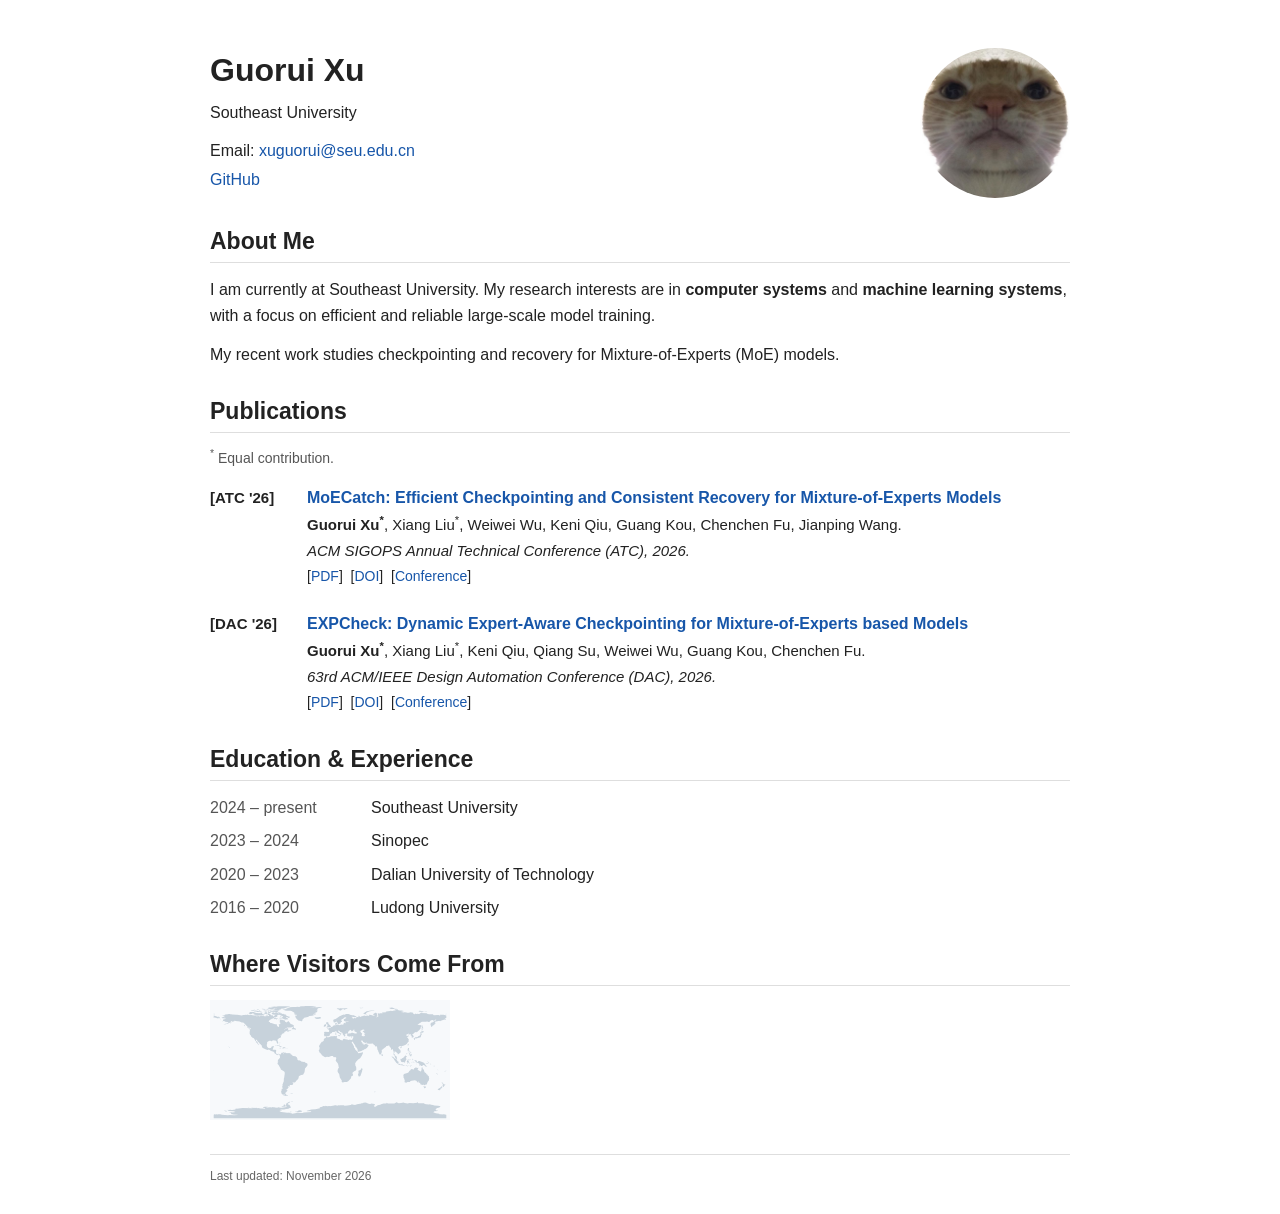
<file: index.html>
﻿<!doctype html>
<html lang="en">
<head>
  <meta charset="utf-8">
  <meta name="viewport" content="width=device-width, initial-scale=1">
  <meta name="theme-color" content="#ffffff">
  <title>Guorui Xu</title>
  <meta name="description" content="Guorui Xu at Southeast University. Computer systems and machine learning systems research, with a focus on checkpointing and recovery.">
  <meta name="author" content="Guorui Xu">
  <link rel="canonical" href="https://ruiruiq.github.io/">
  <link rel="icon" href="assets/favicon.svg" type="image/svg+xml">
  <link rel="stylesheet" href="assets/site.css">
  <script defer src="assets/visitor-map.js"></script>
  <meta property="og:type" content="website">
  <meta property="og:title" content="Guorui Xu">
  <meta property="og:description" content="Southeast University · Computer Systems / Machine Learning Systems">
  <meta property="og:url" content="https://ruiruiq.github.io/">
  <meta name="twitter:card" content="summary">
</head>
<body>
  <a class="skip-link" href="#main">Skip to content</a>
  <main id="main" class="homepage">
    <header class="profile" id="about">
      <div class="profile-info">
        <h1>Guorui Xu</h1>
        <p class="affiliation">Southeast University</p>
        <p class="contact">Email: <a href="mailto:xuguorui@seu.edu.cn">xuguorui@seu.edu.cn</a><br>
          <a href="https://github.com/ruiruiq">GitHub</a>
        </p>
      </div>
      <img class="profile-avatar" src="assets/shushu-cat.jpg" alt="Shushu cat (Swag Cat) avatar" width="150" height="150" decoding="async">
    </header>

    <section class="about" aria-labelledby="about-heading">
      <h2 id="about-heading">About Me</h2>
      <p>I am currently at Southeast University. My research interests are in <strong>computer systems</strong> and <strong>machine learning systems</strong>, with a focus on efficient and reliable large-scale model training.</p>
      <p>My recent work studies checkpointing and recovery for Mixture-of-Experts (MoE) models.</p>
    </section>

    <section id="publications" aria-labelledby="publications-heading">
      <h2 id="publications-heading">Publications</h2>
      <p class="publication-note"><sup>*</sup> Equal contribution.</p>
      <ol class="publication-list" reversed>
        <li class="publication">
          <span class="publication-label">[ATC '26]</span>
          <div class="publication-entry">
            <h3><a href="https://doi.org/10.1145/3828523.3857109">MoECatch: Efficient Checkpointing and Consistent Recovery for Mixture-of-Experts Models</a></h3>
            <p class="authors"><strong>Guorui Xu<sup>*</sup></strong>, Xiang Liu<sup>*</sup>, Weiwei Wu, Keni Qiu, Guang Kou, Chenchen Fu, Jianping Wang.</p>
            <p class="venue">ACM SIGOPS Annual Technical Conference (ATC), 2026.</p>
            <p class="paper-links">[<a href="papers/moecatch-atc-2026.pdf" aria-label="MoECatch PDF">PDF</a>] &nbsp;[<a href="https://doi.org/10.1145/3828523.3857109" aria-label="MoECatch DOI">DOI</a>] &nbsp;[<a href="https://atc.sigops.org/2026/accepted.html" aria-label="MoECatch conference listing">Conference</a>]</p>
          </div>
        </li>
        <li class="publication">
          <span class="publication-label">[DAC '26]</span>
          <div class="publication-entry">
            <h3><a href="https://doi.org/10.1145/3770743.3804160">EXPCheck: Dynamic Expert-Aware Checkpointing for Mixture-of-Experts based Models</a></h3>
            <p class="authors"><strong>Guorui Xu<sup>*</sup></strong>, Xiang Liu<sup>*</sup>, Keni Qiu, Qiang Su, Weiwei Wu, Guang Kou, Chenchen Fu.</p>
            <p class="venue">63rd ACM/IEEE Design Automation Conference (DAC), 2026.</p>
            <p class="paper-links">[<a href="papers/expcheck-dac-2026.pdf" aria-label="EXPCheck PDF">PDF</a>] &nbsp;[<a href="https://doi.org/10.1145/3770743.3804160" aria-label="EXPCheck DOI">DOI</a>] &nbsp;[<a href="https://63dac.conference-program.com/presentation/?id=RESEARCH1414&amp;sess=sess161" aria-label="EXPCheck conference listing">Conference</a>]</p>
          </div>
        </li>
      </ol>
    </section>

    <section id="experience" aria-labelledby="experience-heading">
      <h2 id="experience-heading">Education &amp; Experience</h2>
      <dl class="experience-list">
        <div><dt>2024 – present</dt><dd>Southeast University</dd></div>
        <div><dt>2023 – 2024</dt><dd>Sinopec</dd></div>
        <div><dt>2020 – 2023</dt><dd>Dalian University of Technology</dd></div>
        <div><dt>2016 – 2020</dt><dd>Ludong University</dd></div>
      </dl>
    </section>

    <section id="visitors" aria-labelledby="visitors-heading">
      <h2 id="visitors-heading">Where Visitors Come From</h2>
      <div id="visitor-map-canvas" class="visitor-map-canvas">
        <a class="visitor-map-preview" href="https://whos.amung.us/stats/maps/w5mpt36rh37h/" rel="noreferrer" aria-label="Open the visitor locations map">
          <img src="assets/visitor-world.svg" width="520" height="260" alt="">
        </a>
      </div>
    </section>

    <footer><p>Last updated: November 2026</p></footer>
  </main>
</body>
</html>
</file>
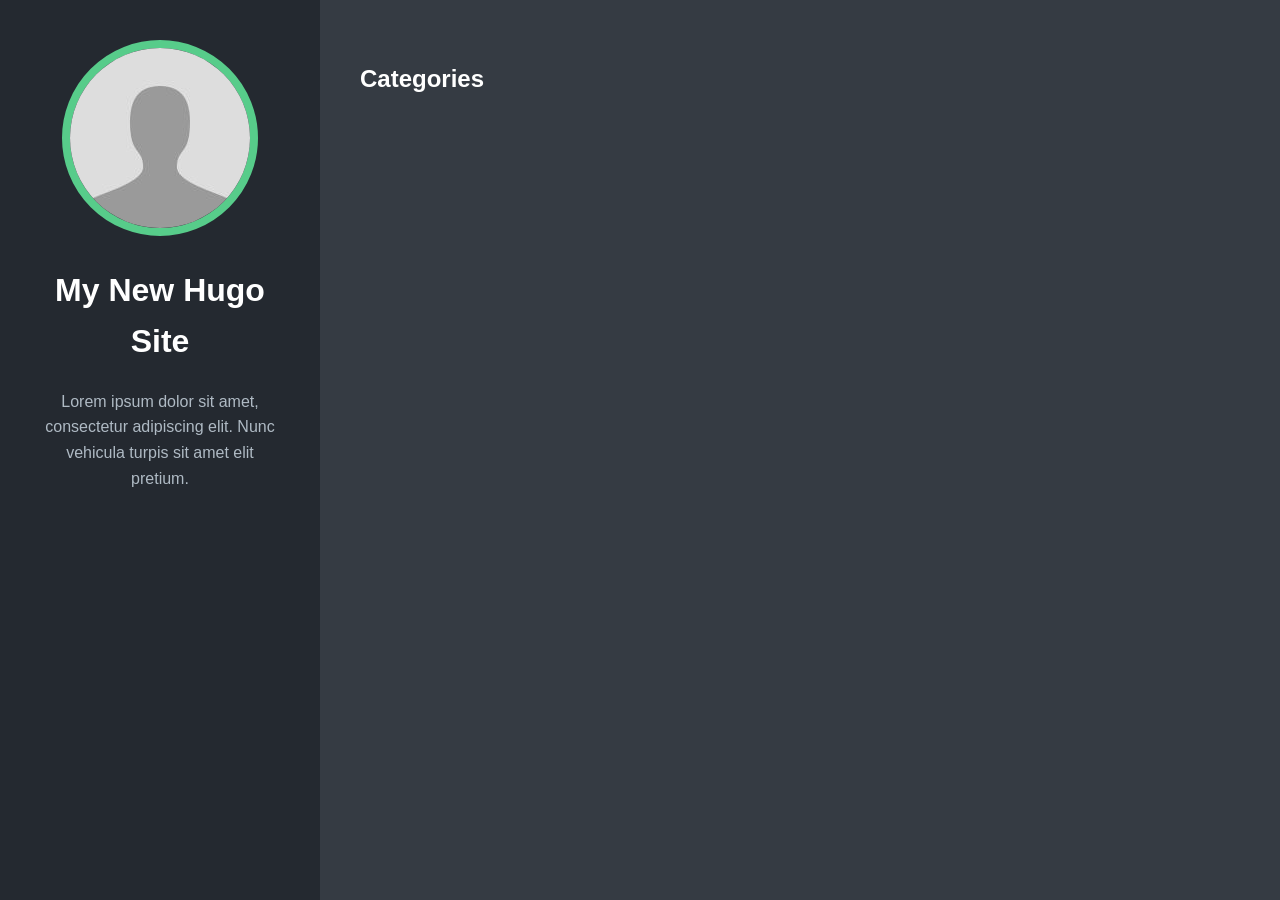
<file: categories/index.html>
<!doctype html>
<html lang="en-us">
  <head>
    <title>Categories // My New Hugo Site</title>
    <link rel="shortcut icon" href="/favicon.ico" />
    <meta charset="utf-8" />
    <meta name="generator" content="Hugo 0.89.4" />
    <meta name="viewport" content="width=device-width, initial-scale=1" />
    <meta name="author" content="John Doe" />
    <meta name="description" content="" />
    <link rel="stylesheet" href="https://ruiruiq.github.io/css/main.min.88e7083eff65effb7485b6e6f38d10afbec25093a6fac42d734ce9024d3defbd.css" />

    
    <meta name="twitter:card" content="summary"/>
<meta name="twitter:title" content="Categories"/>
<meta name="twitter:description" content=""/>

    <meta property="og:title" content="Categories" />
<meta property="og:description" content="" />
<meta property="og:type" content="website" />
<meta property="og:url" content="https://ruiruiq.github.io/categories/" />



  </head>
  <body>
    <header class="app-header">
      <a href="https://ruiruiq.github.io/"><img class="app-header-avatar" src="/avatar.jpg" alt="John Doe" /></a>
      <h1>My New Hugo Site</h1>
      <p>Lorem ipsum dolor sit amet, consectetur adipiscing elit. Nunc vehicula turpis sit amet elit pretium.</p>
    </header>
    <main class="app-container">
      
  <article>
    <h1>Categories</h1>
    <ul class="tags-list">
      
    </ul>
  </article>

    </main>
  </body>
</html>
</file>
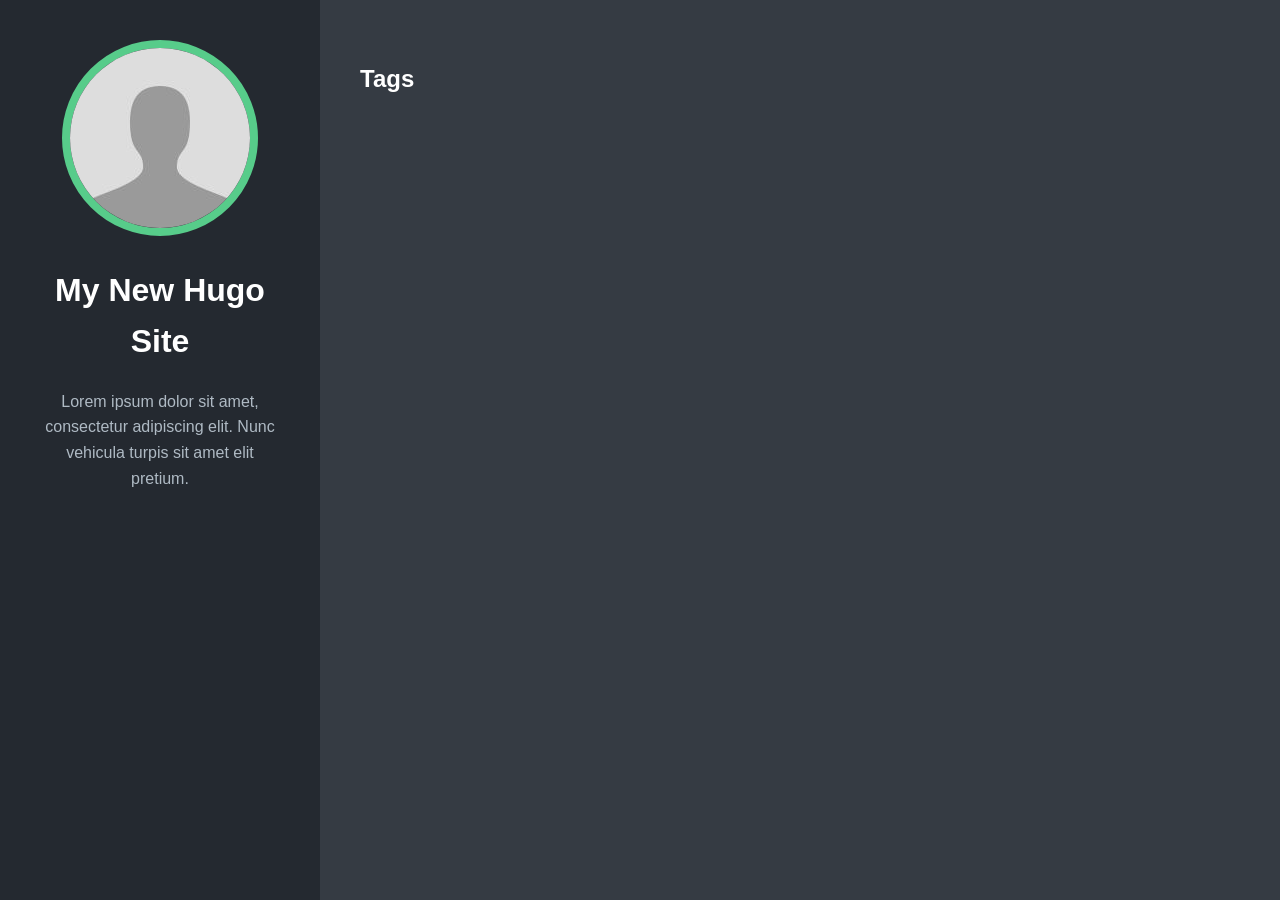
<file: tags/index.html>
<!doctype html>
<html lang="en-us">
  <head>
    <title>Tags // My New Hugo Site</title>
    <link rel="shortcut icon" href="/favicon.ico" />
    <meta charset="utf-8" />
    <meta name="generator" content="Hugo 0.89.4" />
    <meta name="viewport" content="width=device-width, initial-scale=1" />
    <meta name="author" content="John Doe" />
    <meta name="description" content="" />
    <link rel="stylesheet" href="https://ruiruiq.github.io/css/main.min.88e7083eff65effb7485b6e6f38d10afbec25093a6fac42d734ce9024d3defbd.css" />

    
    <meta name="twitter:card" content="summary"/>
<meta name="twitter:title" content="Tags"/>
<meta name="twitter:description" content=""/>

    <meta property="og:title" content="Tags" />
<meta property="og:description" content="" />
<meta property="og:type" content="website" />
<meta property="og:url" content="https://ruiruiq.github.io/tags/" />



  </head>
  <body>
    <header class="app-header">
      <a href="https://ruiruiq.github.io/"><img class="app-header-avatar" src="/avatar.jpg" alt="John Doe" /></a>
      <h1>My New Hugo Site</h1>
      <p>Lorem ipsum dolor sit amet, consectetur adipiscing elit. Nunc vehicula turpis sit amet elit pretium.</p>
    </header>
    <main class="app-container">
      
  <article>
    <h1>Tags</h1>
    <ul class="tags-list">
      
    </ul>
  </article>

    </main>
  </body>
</html>
</file>
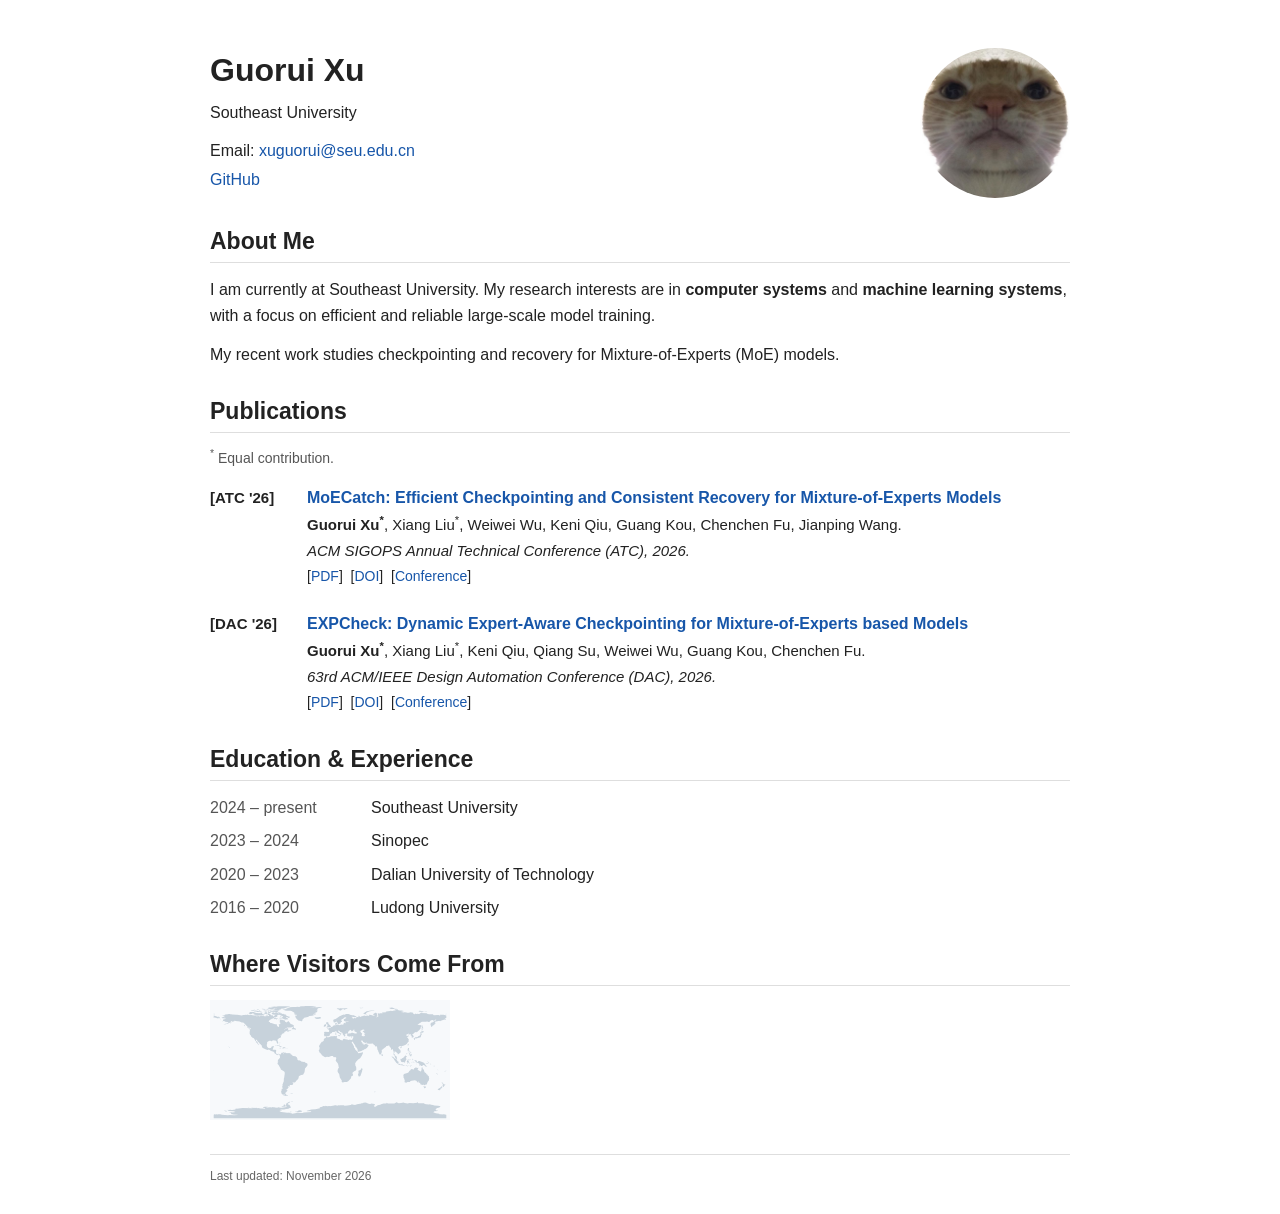
<file: page/1/index.html>
<!DOCTYPE html><html><head><title>https://ruiruiq.github.io/</title><link rel="canonical" href="https://ruiruiq.github.io/"/><meta name="robots" content="noindex"><meta charset="utf-8" /><meta http-equiv="refresh" content="0; url=https://ruiruiq.github.io/" /></head></html>
</file>
<file: assets/site.css>
﻿:root {
  color-scheme: light;
  --text: #222;
  --muted: #555;
  --link: #1756a9;
  --rule: #dedede;
}
* { box-sizing: border-box; }
html { scroll-padding-top: 20px; }
body { margin: 0; background: #fff; color: var(--text); font: 16px/1.6 Arial, Helvetica, sans-serif; }
a { color: var(--link); text-decoration: none; text-underline-offset: 3px; }
a:hover { text-decoration: underline; }
a:focus-visible { outline: 2px solid var(--link); outline-offset: 3px; }
p { margin: 0 0 12px; }
strong { font-weight: 700; }
sup { font-size: .75em; line-height: 0; }
.homepage { width: min(860px, calc(100% - 48px)); margin: 48px auto 28px; }
.skip-link { position: absolute; top: -60px; left: 16px; padding: 8px 12px; background: #fff; border: 1px solid var(--link); }
.skip-link:focus { top: 10px; }
.profile { display: flex; justify-content: space-between; align-items: center; gap: 36px; margin-bottom: 28px; }
.profile-info { min-width: 0; }
h1 { margin: 0 0 10px; font-size: 32px; line-height: 1.2; font-weight: 600; }
.affiliation { margin-bottom: 12px; }
.contact { margin: 0; line-height: 1.8; }
.profile-avatar { display: block; flex: 0 0 auto; width: 150px; height: 150px; object-fit: cover; border-radius: 50%; }
section { margin-top: 28px; }
h2 { font-size: 23px; line-height: 1.35; font-weight: 600; margin: 0 0 14px; padding-bottom: 5px; border-bottom: 1px solid var(--rule); }
.about p { line-height: 1.65; }
.publication-note { font-size: 14px; color: var(--muted); margin: 0 0 16px; }
.publication-list { list-style: none; padding: 0; margin: 0; }
.publication { display: grid; grid-template-columns: 83px minmax(0, 1fr); gap: 14px; margin-bottom: 22px; }
.publication:last-child { margin-bottom: 0; }
.publication-label { font-weight: 700; font-size: 15px; line-height: 1.55; }
h3 { font-size: 16px; line-height: 1.55; font-weight: 700; margin: 0 0 3px; }
.publication p { margin: 0 0 2px; font-size: 15px; line-height: 1.55; }
.venue { font-style: italic; }
.publication .paper-links { margin-top: 4px; font-size: 14px; }
.experience-list { margin: 0; }
.experience-list > div { display: grid; grid-template-columns: 145px minmax(0, 1fr); gap: 16px; margin-bottom: 8px; }
.experience-list dt, .experience-list dd { margin: 0; }
.experience-list dt { color: var(--muted); font-variant-numeric: tabular-nums; }
.visitor-map-canvas { position: relative; width: min(240px, 100%); aspect-ratio: 2 / 1; overflow: hidden; background: #f7f9fb; }
.visitor-map-preview { position: absolute; inset: 0; z-index: 1; }
.visitor-map-preview:focus-visible { outline-offset: -3px; }
.visitor-map-canvas img, .visitor-map-canvas iframe { position: absolute; inset: 0; display: block; width: 100%; height: 100%; border: 0; }
.visitor-map-canvas iframe { pointer-events: none; }
.visitor-map-canvas.is-live img { visibility: hidden; }
footer { margin-top: 34px; padding-top: 12px; border-top: 1px solid var(--rule); color: #666; font-size: 12px; }
footer p { margin: 0; }
@media (max-width: 600px) {
  .homepage { width: calc(100% - 36px); margin-top: 28px; }
  .profile { gap: 20px; align-items: flex-start; margin-bottom: 24px; }
  h1 { font-size: 28px; }
  .profile-avatar { width: 108px; height: 108px; }
  .contact { font-size: 14px; overflow-wrap: anywhere; }
  h2 { font-size: 22px; }
  .publication { display: block; }
  .publication-label { display: block; margin-bottom: 4px; }
  .experience-list > div { grid-template-columns: 120px minmax(0, 1fr); gap: 12px; }
  .experience-list { font-size: 15px; }
}
@media (max-width: 360px) {
  .profile { gap: 12px; }
  .profile-avatar { width: 80px; height: 80px; }
  h1 { font-size: 26px; }
  .affiliation { font-size: 15px; }
  .experience-list > div { grid-template-columns: 110px minmax(0, 1fr); gap: 10px; }
}
@media print {
  #visitors { display: none; }
  .homepage { width: 100%; margin: 0; }
  body { font-size: 11pt; }
  a { color: #222; }
  .skip-link, footer { display: none; }
  .profile-avatar { width: 100px; height: 100px; }
  section, .publication { break-inside: avoid; }
}
</file>
